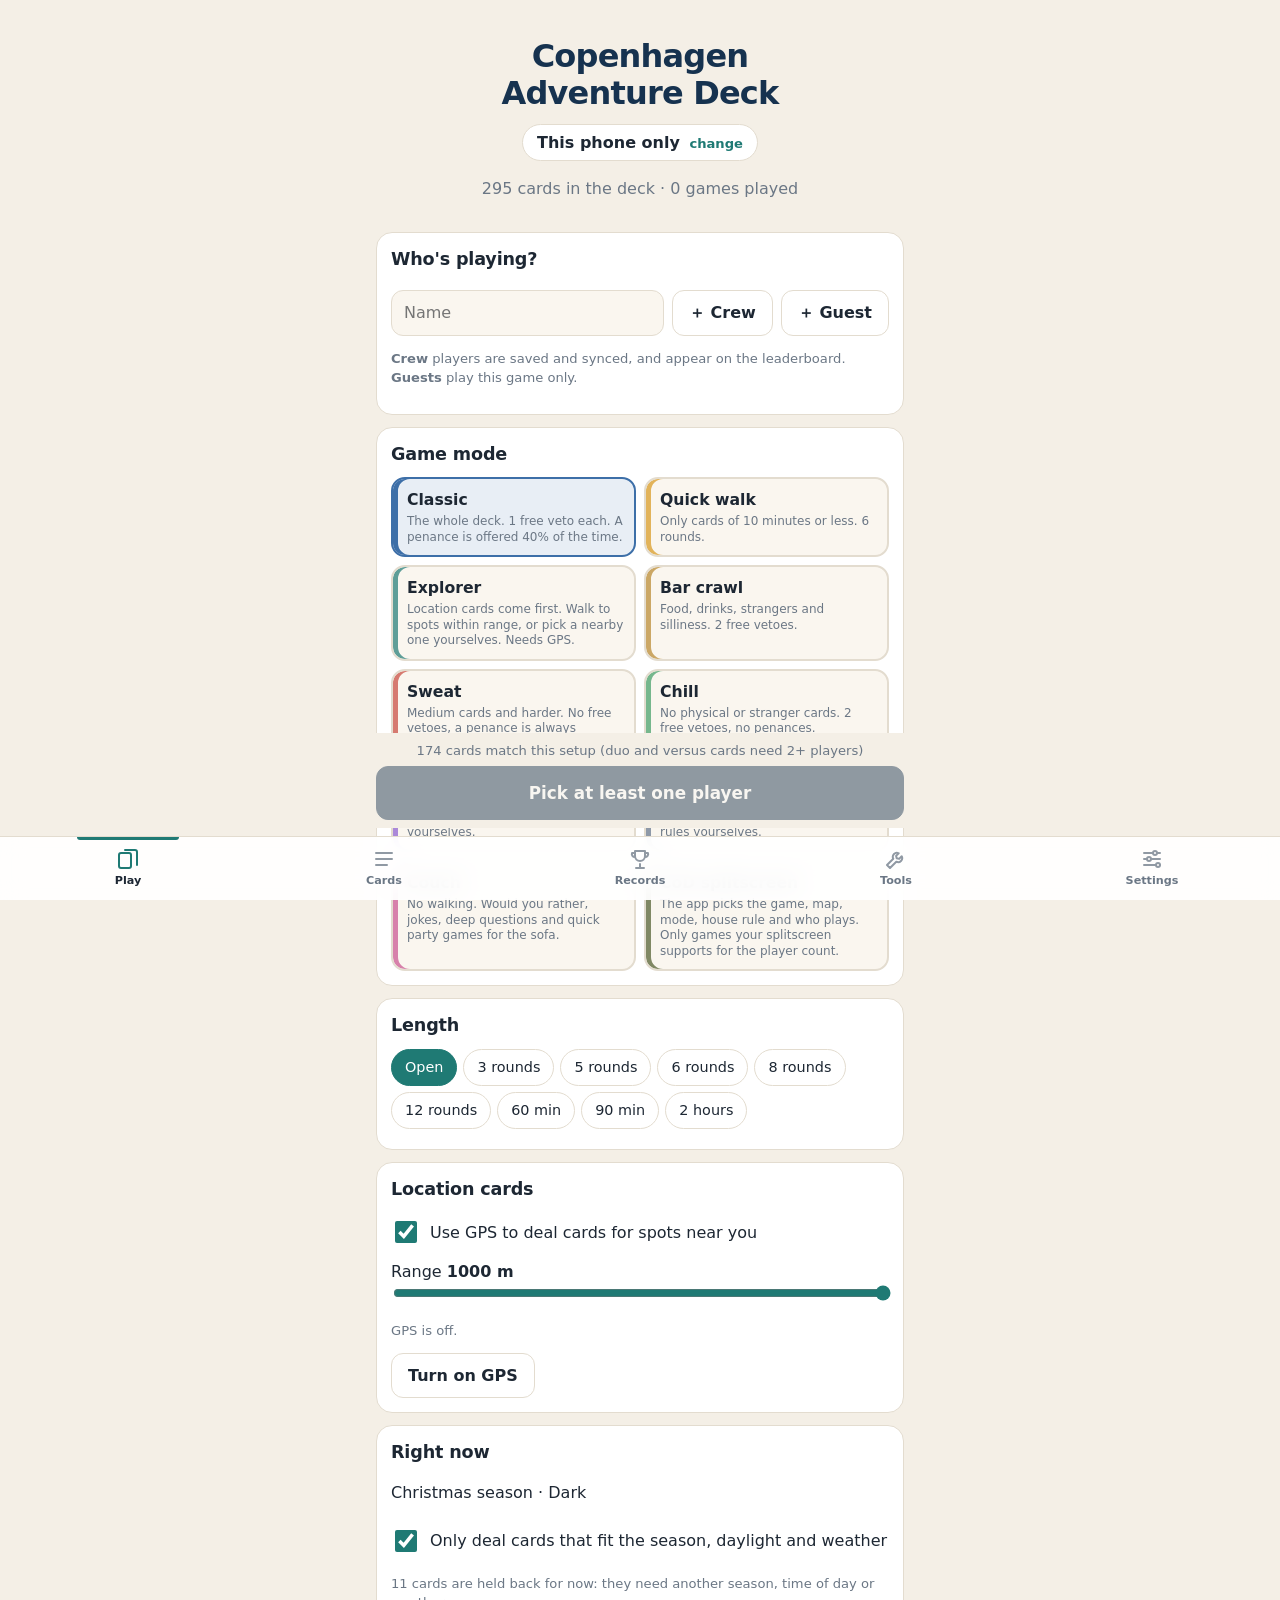
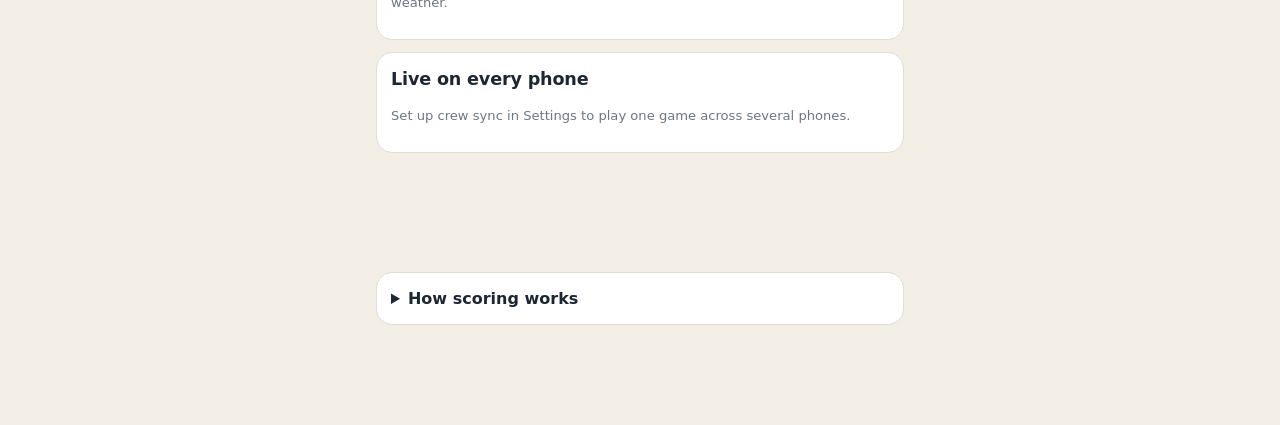
<file: index.html>
<!DOCTYPE html>
<html lang="en">
<head>
  <meta charset="UTF-8">
  <meta name="viewport" content="width=device-width, initial-scale=1, viewport-fit=cover">
  <title>Adventure Deck</title>
  <meta name="description" content="A challenge card game for walking around Copenhagen with friends.">
  <meta name="theme-color" content="#16324f">
  <meta name="apple-mobile-web-app-capable" content="yes">
  <meta name="mobile-web-app-capable" content="yes">
  <meta name="apple-mobile-web-app-status-bar-style" content="black-translucent">
  <meta name="apple-mobile-web-app-title" content="Adventure Deck">
  <link rel="manifest" href="manifest.webmanifest">
  <link rel="icon" href="icons/icon-192.png">
  <link rel="apple-touch-icon" href="icons/icon-180.png">
  <link rel="stylesheet" href="css/app.css">
</head>
<body>
  <main id="view"><p class="muted center" style="padding-top:40vh">Shuffling the deck…</p></main>
  <nav class="tabs">
    <button data-tab="play" class="on"><svg class="ic" viewBox="0 0 24 24" fill="none" stroke="currentColor" stroke-width="2" stroke-linecap="round" stroke-linejoin="round" aria-hidden="true"><rect x="3" y="6" width="12" height="15" rx="2"/><path d="M9 3h10a2 2 0 0 1 2 2v13"/></svg>Play</button>
    <button data-tab="cards"><svg class="ic" viewBox="0 0 24 24" fill="none" stroke="currentColor" stroke-width="2" stroke-linecap="round" stroke-linejoin="round" aria-hidden="true"><path d="M4 6h16M4 12h16M4 18h11"/></svg>Cards</button>
    <button data-tab="records"><svg class="ic" viewBox="0 0 24 24" fill="none" stroke="currentColor" stroke-width="2" stroke-linecap="round" stroke-linejoin="round" aria-hidden="true"><path d="M8 21h8M12 17v4M7 4h10v5a5 5 0 0 1-10 0V4zM7 6H4a3 3 0 0 0 3 4M17 6h3a3 3 0 0 1-3 4"/></svg>Records</button>
    <button data-tab="tools"><svg class="ic" viewBox="0 0 24 24" fill="none" stroke="currentColor" stroke-width="2" stroke-linecap="round" stroke-linejoin="round" aria-hidden="true"><path d="M14.7 6.3a4 4 0 0 0-5.4 5.4L3 18l3 3 6.3-6.3a4 4 0 0 0 5.4-5.4l-2.6 2.6-2.4-.6-.6-2.4z"/></svg>Tools</button>
    <button data-tab="settings"><svg class="ic" viewBox="0 0 24 24" fill="none" stroke="currentColor" stroke-width="2" stroke-linecap="round" stroke-linejoin="round" aria-hidden="true"><path d="M4 6h9M17 6h3M4 12h3M11 12h9M4 18h12M20 18h0"/><circle cx="15" cy="6" r="2"/><circle cx="9" cy="12" r="2"/><circle cx="18" cy="18" r="2"/></svg>Settings</button>
  </nav>
  <div id="sheet"></div>
  <div id="toast" role="status" aria-live="polite"></div>
  <noscript>This app needs JavaScript.</noscript>
  <script type="module" src="js/app.js"></script>
</body>
</html>
</file>
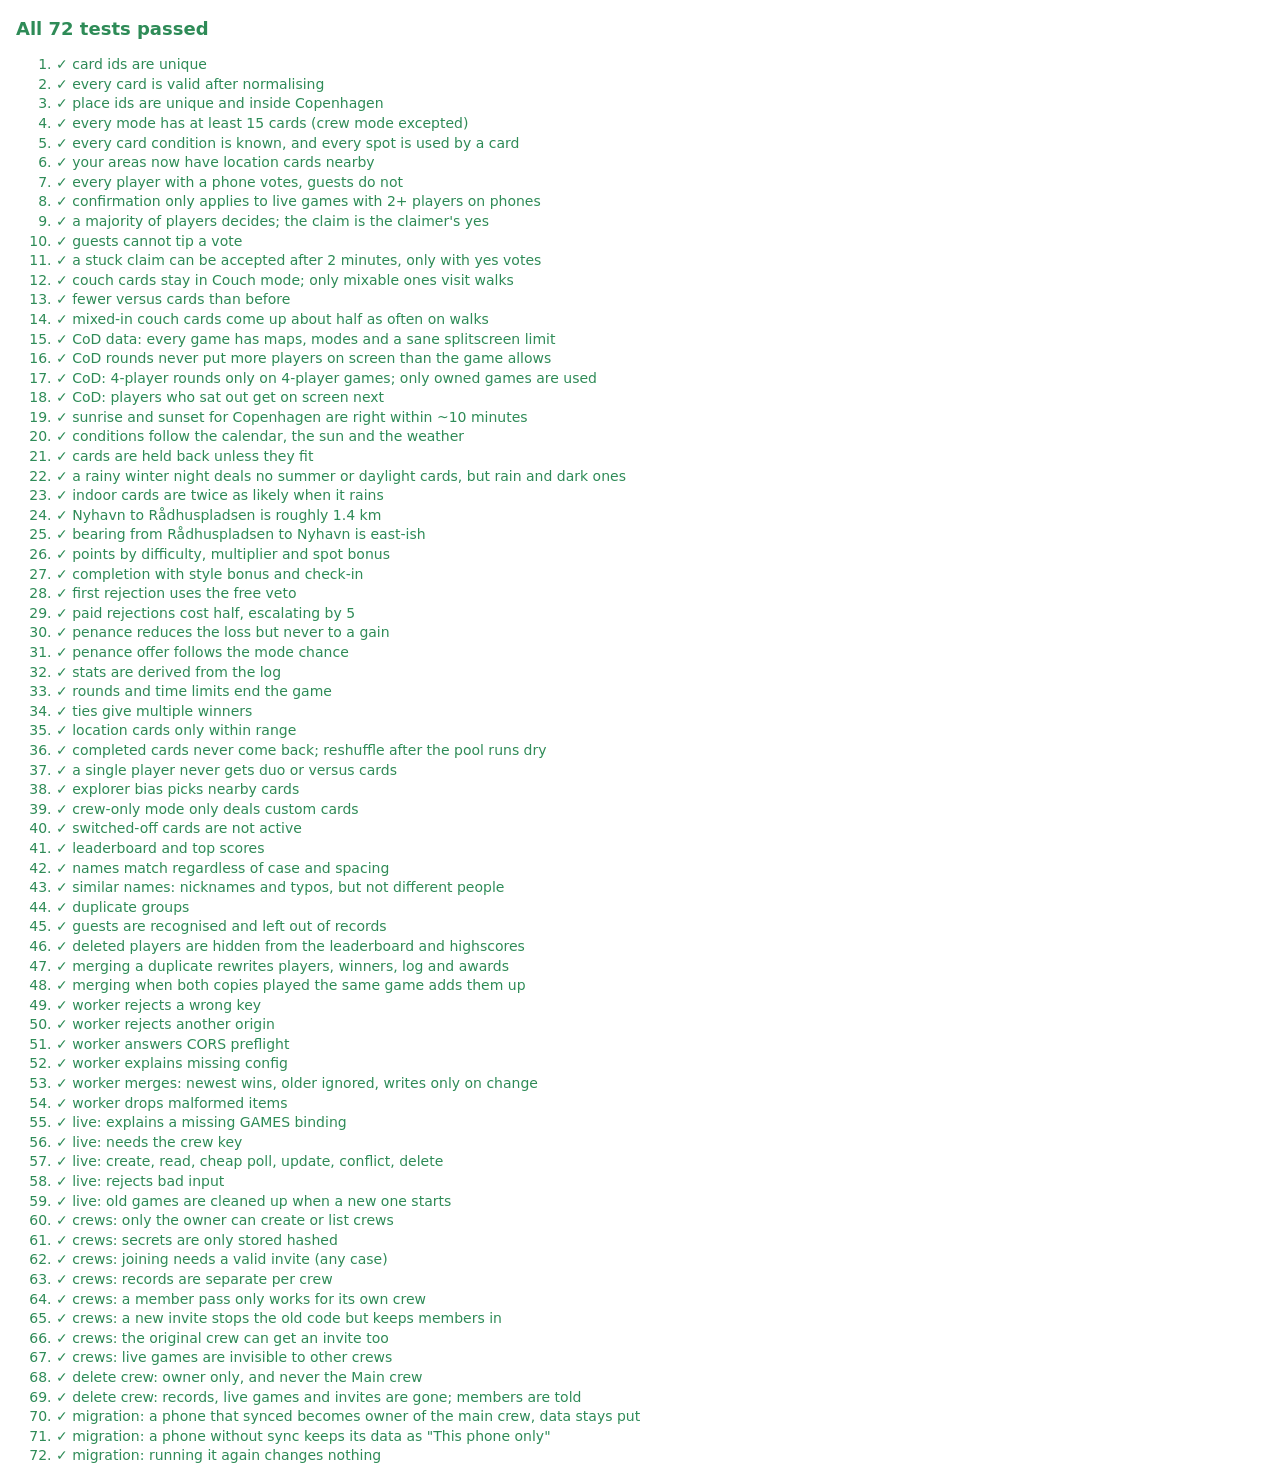
<file: tests/index.html>
<!DOCTYPE html>
<html lang="en">
<head>
<meta charset="UTF-8"><meta name="viewport" content="width=device-width, initial-scale=1">
<title>Deck tests</title>
<style>
  body { font: 14px/1.4 system-ui, sans-serif; margin: 16px; }
  .pass { color: #2e8b57; } .fail { color: #c8473b; font-weight: 700; }
  #summary { font-size: 18px; font-weight: 700; margin-bottom: 12px; }
</style>
</head>
<body>
<div id="summary">Running…</div>
<ol id="out"></ol>
<script type="module">
import { DEFAULT_CARDS } from '../js/data/cards.js';
import { PLACES, placeById } from '../js/data/places.js';
import { PENANCES } from '../js/data/lists.js';
import * as R from '../js/rules.js';
import worker from '../worker/worker.js';

const results = [];
function test(name, fn) { try { fn(); results.push([name, true]); } catch (e) { results.push([name, false, e.message]); } }
async function atest(name, fn) { try { await fn(); results.push([name, true]); } catch (e) { results.push([name, false, e.message]); } }
function eq(a, b, msg = '') { if (JSON.stringify(a) !== JSON.stringify(b)) throw new Error(`${msg} expected ${JSON.stringify(b)}, got ${JSON.stringify(a)}`); }
function ok(v, msg) { if (!v) throw new Error(msg || 'not ok'); }
const seq = (...xs) => { let i = 0; return () => xs[i++ % xs.length]; };

const cards = DEFAULT_CARDS.map((c) => R.normalizeCard(c));
const P = (id) => ({ id, name: id, emoji: '🙂' });
const game = (extra = {}) => ({ players: [P('a'), P('b'), P('c')], log: [], used: [], filter: {}, rules: { freeVetoes: 1, penanceChance: 0.4, mult: 1 }, range: 1000, ...extra });

// ── Deck data ──
test('card ids are unique', () => eq(new Set(DEFAULT_CARDS.map((c) => c.id)).size, DEFAULT_CARDS.length));
test('every card is valid after normalising', () => {
  for (const c of DEFAULT_CARDS) {
    ok(R.DIFF[c.diff], `${c.id} diff`); ok(R.WHO[c.who], `${c.id} who`);
    for (const t of c.tags) ok(R.TAGS[t], `${c.id} unknown tag ${t}`);
    if (c.tool) ok(R.TOOLS[c.tool], `${c.id} unknown tool ${c.tool}`);
    if (c.tool === 'timer') ok(c.secs > 0, `${c.id} timer without secs`);
    if (c.place) ok(placeById[c.place], `${c.id} unknown place ${c.place}`);
  }
});
test('place ids are unique and inside Copenhagen', () => {
  eq(new Set(PLACES.map((p) => p.id)).size, PLACES.length);
  for (const p of PLACES) ok(p.lat > 55.6 && p.lat < 55.75 && p.lng > 12.45 && p.lng < 12.7, p.id);
});
test('every mode has at least 15 cards (crew mode excepted)', () => {
  for (const m of R.MODES) {
    if (m.filter.customOnly || m.generated) continue;
    const n = cards.filter((c) => !c.place && R.matchesFilter(c, m.filter)).length;
    ok(n >= 15, `${m.id} has only ${n}`);
  }
});

test('every card condition is known, and every spot is used by a card', () => {
  for (const c of DEFAULT_CARDS) for (const n of c.needs || []) ok(R.NEEDS[n], `${c.id} unknown need ${n}`);
  const used = new Set(DEFAULT_CARDS.map((c) => c.place).filter(Boolean));
  const unused = PLACES.filter((p) => !used.has(p.id) && p.id !== 'noerreport').map((p) => p.id);
  eq(unused, [], 'spots without a card');
});
test('your areas now have location cards nearby', () => {
  const located = cards.filter((c) => c.place);
  const near = ([lat, lng]) => located.filter((c) => R.distanceM({ lat, lng }, R.resolvePlace(c)) <= 1000).length;
  for (const [hood, ll] of Object.entries({ Nørrebro: [55.6925, 12.5560], Vesterbro: [55.6703, 12.5560], Frederiksberg: [55.6786, 12.5321], 'Islands Brygge': [55.6640, 12.5780], Sydhavn: [55.6480, 12.5420] })) {
    ok(near(ll) >= 4, `${hood} has only ${near(ll)}`);
  }
});

// ── Confirming results in live games: a majority of all players ──
const claimGame = (n, votes = {}, confirm = 'majority') => ({
  live: { code: 'ABCD', version: 1 }, rules: { confirm }, turn: 0,
  players: [...Array.from({ length: n }, (_, i) => P('v' + i)), { id: 'guest_1', name: 'G', guest: true }],
  current: { cardId: 'g001', claim: { type: 'done', by: 'v0', at: 0, votes } },
});
test('every player with a phone votes, guests do not', () => {
  eq(R.claimVoters(claimGame(3)), ['v0', 'v1', 'v2']);
  eq([R.votesNeeded(claimGame(2)), R.votesNeeded(claimGame(3)), R.votesNeeded(claimGame(4)), R.votesNeeded(claimGame(5))], [2, 2, 3, 3]);
});
test('confirmation only applies to live games with 2+ players on phones', () => {
  ok(R.needsConfirmation(claimGame(2)));
  ok(!R.needsConfirmation(claimGame(2, {}, 'off')), 'off');
  ok(!R.needsConfirmation({ ...claimGame(2), live: null }), 'local game');
  ok(!R.needsConfirmation(claimGame(1)), 'only you and guests');
});
test('a majority of players decides; the claim is the claimer\'s yes', () => {
  const o = (n, votes) => R.claimOutcome(claimGame(n, votes));
  eq([o(3, { v0: 'yes' }), o(3, { v0: 'yes', v1: 'yes' })], ['pending', 'accepted'], '3 players: claimer + 1');
  eq([o(3, { v0: 'yes', v1: 'no' }), o(3, { v0: 'yes', v1: 'no', v2: 'no' })], ['pending', 'disputed'], 'one no is not enough to stop it');
  eq([o(2, { v0: 'yes' }), o(2, { v0: 'yes', v1: 'yes' }), o(2, { v0: 'yes', v1: 'no' })], ['pending', 'accepted', 'disputed'], '2 players');
  eq([o(4, { v0: 'yes', v1: 'yes' }), o(4, { v0: 'yes', v1: 'yes', v2: 'yes' }), o(4, { v0: 'yes', v1: 'no', v2: 'no' })], ['pending', 'accepted', 'disputed'], '4 players');
});
test('guests cannot tip a vote', () => {
  eq(R.claimOutcome(claimGame(3, { v0: 'yes', guest_1: 'yes' })), 'pending');
});
test('a stuck claim can be accepted after 2 minutes, only with yes votes', () => {
  const g = (votes) => claimGame(5, votes);
  ok(!R.claimCanBeForced(g({ v0: 'yes' }), R.CLAIM_TIMEOUT - 1), 'too early');
  ok(R.claimCanBeForced(g({ v0: 'yes' }), R.CLAIM_TIMEOUT + 1));
  ok(!R.claimCanBeForced(g({ v0: 'yes', v1: 'no' }), R.CLAIM_TIMEOUT + 1), 'someone said no');
});

// ── Decks: walking, couch, CoD ──
test('couch cards stay in Couch mode; only mixable ones visit walks', () => {
  const walk = R.eligibleCards(cards, game(), null);
  const couch = R.eligibleCards(cards, game({ filter: { deck: 'couch' } }), null);
  ok(couch.length >= 60 && couch.every((c) => c.deck === 'couch'), `couch pool ${couch.length}`);
  ok(walk.some((c) => c.deck === 'couch') && walk.filter((c) => c.deck === 'couch').every((c) => c.mix), 'only mixable couch cards in walks');
  ok(!couch.some((c) => c.deck === 'walk'), 'no walking cards on the couch');
  eq(R.eligibleCards(cards, game({ filter: { deck: 'cod' } }), null).length, 0, 'CoD rounds are generated, not dealt');
});
test('fewer versus cards than before', () => {
  const versus = cards.filter((c) => c.who === 'versus' && c.deck === 'walk').length;
  ok(versus <= 35, `${versus} versus walking cards`);
});
test('mixed-in couch cards come up about half as often on walks', () => {
  const g = game();
  const pool = R.eligibleCards(cards, g, null);
  const share = pool.filter((c) => c.deck === 'couch').length / pool.length;
  let couch = 0; let seed = 7; const rng = () => ((seed = (seed * 16807) % 2147483647) / 2147483647);
  for (let i = 0; i < 4000; i++) if (R.drawCard(cards, g, null, rng).card.deck === 'couch') couch++;
  const drawn = couch / 4000;
  ok(drawn < share * 0.75 && drawn > share * 0.3, `couch share ${share.toFixed(2)}, drawn ${drawn.toFixed(2)}`);
});

const { codRound } = await import('../js/cod.js');
const { COD_GAMES } = await import('../js/data/cod.js');
const codGame = (n, log = []) => ({ players: Array.from({ length: n }, (_, i) => P('p' + i)), turn: 0, log, filter: { deck: 'cod' }, rules: {} });
test('CoD data: every game has maps, modes and a sane splitscreen limit', () => {
  eq(COD_GAMES.length, 9);
  for (const x of COD_GAMES) {
    ok([2, 4].includes(x.maxSplit), x.id);
    ok(x.maps.length >= 9 && x.modes.length >= 6, `${x.id} maps ${x.maps.length} modes ${x.modes.length}`);
    ok(x.coop?.maps.length && [2, 4].includes(x.coop.maxSplit), `${x.id} coop`);
  }
  eq(COD_GAMES.filter((x) => x.maxSplit === 4).map((x) => x.id), ['mw2', 'bo1', 'mw3', 'bo2', 'bo3']);
});
test('CoD rounds never put more players on screen than the game allows', () => {
  let seed = 3; const rng = () => ((seed = (seed * 16807) % 2147483647) / 2147483647);
  for (const n of [2, 3, 4, 5, 6]) {
    for (let i = 0; i < 300; i++) {
      const r = codRound(codGame(n), [], rng);
      const x = COD_GAMES.find((y) => y.id === r.cod.game);
      const max = r.who === 'group' ? x.coop.maxSplit : x.maxSplit;
      ok(r.players.length <= max && r.players.length <= n, `${n} players: ${r.players.length} on ${x.id} (${r.cod.format})`);
      ok(r.players.includes('p0'), 'the player on turn always plays');
      if (r.teams) eq(r.teams.flat().sort(), [...r.players].sort());
      const mode = x.modes.find((m) => m.name === r.cod.mode);
      if (r.who !== 'group') ok(mode && (mode.min || 0) <= r.players.length, `${r.cod.mode} needs more players`);
      if (r.who !== 'group') ok(x.maps.includes(r.cod.map), r.cod.map);
    }
  }
});
test('CoD: 4-player rounds only on 4-player games; only owned games are used', () => {
  let seed = 11; const rng = () => ((seed = (seed * 16807) % 2147483647) / 2147483647);
  for (let i = 0; i < 300; i++) {
    const r = codRound(codGame(4), ['ghosts', 'bo2'], rng);
    ok(['ghosts', 'bo2'].includes(r.cod.game));
    if (r.players.length === 4) ok(r.cod.game === 'bo2', 'Ghosts only does 2');
  }
  eq(codRound(codGame(4), ['nope'], rng), null, 'no owned games');
});
test('CoD: players who sat out get on screen next', () => {
  let seed = 5; const rng = () => ((seed = (seed * 16807) % 2147483647) / 2147483647);
  const log = [{ onScreen: ['p0', 'p1'] }, { onScreen: ['p1', 'p0'] }];
  for (let i = 0; i < 50; i++) {
    const g = { ...codGame(4, log), turn: 1 };
    const r = codRound(g, ['ghosts'], rng); // 2-player game, 4 players: p1 on turn + one who sat out
    ok(r.players.includes('p1') && (r.players.includes('p2') || r.players.includes('p3')), r.players.join());
  }
});

// ── Season, light and weather ──
const cphDate = (iso) => new Date(iso);
test('sunrise and sunset for Copenhagen are right within ~10 minutes', () => {
  const mins = (d) => d.getUTCHours() * 60 + d.getUTCMinutes();
  const nov = R.sunTimes(cphDate('2026-11-13T12:00:00Z'));
  ok(Math.abs(mins(nov.rise) - (6 * 60 + 49)) <= 10, `Nov sunrise ${nov.rise.toISOString()}`);  // ~07:49 local
  ok(Math.abs(mins(nov.set) - (15 * 60 + 4)) <= 10, `Nov sunset ${nov.set.toISOString()}`);     // ~16:04 local
  const jun = R.sunTimes(cphDate('2026-06-21T12:00:00Z'));
  ok(Math.abs(mins(jun.rise) - (2 * 60 + 25)) <= 10, `Jun sunrise ${jun.rise.toISOString()}`);  // ~04:25 local
  ok(Math.abs(mins(jun.set) - (19 * 60 + 58)) <= 10, `Jun sunset ${jun.set.toISOString()}`);    // ~21:58 local
});
test('conditions follow the calendar, the sun and the weather', () => {
  const winterNight = R.currentConditions(cphDate('2026-12-03T20:00:00Z'), null);
  eq([winterNight.winter, winterNight.xmas, winterNight.summer, winterNight.dark, winterNight.raining], [true, true, false, true, null]);
  const summerDay = R.currentConditions(cphDate('2026-07-10T10:00:00Z'), { isDay: true, raining: false, temp: 22 });
  eq([summerDay.summer, summerDay.winter, summerDay.daylight, summerDay.raining, summerDay.temp], [true, false, true, false, 22]);
  eq(R.currentConditions(cphDate('2026-11-10T10:00:00Z')).xmas, false, 'Christmas starts 15 Nov');
});
test('cards are held back unless they fit', () => {
  const card = (needs) => R.normalizeCard({ id: 'x', title: 'x', text: 'x', needs });
  const rainyNight = { summer: false, winter: true, xmas: false, daylight: false, dark: true, daytime: false, raining: true };
  ok(R.fitsConditions(card([]), rainyNight));
  ok(!R.fitsConditions(card(['dry']), rainyNight));
  ok(R.fitsConditions(card(['rain', 'dark']), rainyNight));
  ok(!R.fitsConditions(card(['summer']), rainyNight));
  ok(R.fitsConditions(card(['dry']), { ...rainyNight, raining: null }), 'unknown weather never blocks');
  ok(!R.fitsConditions(card(['rain']), { ...rainyNight, raining: null }), 'rain cards need known rain');
  ok(R.fitsConditions(card(['summer']), null), 'matching switched off');
  eq(card(['nonsense', 'dark']).needs, ['dark']);
});
test('a rainy winter night deals no summer or daylight cards, but rain and dark ones', () => {
  const rainyNight = { summer: false, winter: true, xmas: true, daylight: false, dark: true, daytime: false, raining: true };
  const pool = R.eligibleCards(cards, game(), null, rainyNight);
  ok(!pool.some((c) => c.needs.includes('summer') || c.needs.includes('daylight') || c.needs.includes('dry')));
  ok(pool.some((c) => c.id === 'g139') && pool.some((c) => c.id === 'g131') && pool.some((c) => c.id === 'g123'), 'rain, Christmas and dark cards available');
  const sunnySummer = { summer: true, winter: false, xmas: false, daylight: true, dark: false, daytime: true, raining: false };
  const pool2 = R.eligibleCards(cards, game(), null, sunnySummer);
  ok(!pool2.some((c) => ['g139', 'g131', 'g123'].includes(c.id)), 'no rain, Christmas or dark cards on a summer day');
  ok(pool2.length > 110, `summer pool ${pool2.length}`); // general cards only: no GPS here
});
test('indoor cards are twice as likely when it rains', () => {
  const g = game({ filter: {} });
  const rainy = { summer: false, winter: true, xmas: false, daylight: true, dark: false, daytime: true, raining: true };
  const pool = R.eligibleCards(cards, g, null, rainy);
  const share = pool.filter((c) => c.tags.includes('indoor')).length / pool.length;
  let indoor = 0; let seed = 1; const rng = () => ((seed = (seed * 16807) % 2147483647) / 2147483647);
  for (let i = 0; i < 4000; i++) if (R.drawCard(cards, g, null, rng, rainy).card.tags.includes('indoor')) indoor++;
  const drawn = indoor / 4000;
  ok(drawn > share * 1.6 && drawn < share * 2.4, `indoor share ${share.toFixed(2)}, drawn ${drawn.toFixed(2)}`);
});

// ── Geography ──
test('Nyhavn to Rådhuspladsen is roughly 1.4 km', () => {
  const d = R.distanceM(placeById.nyhavn, placeById.radhuspladsen);
  ok(d > 1200 && d < 1600, `got ${d}`);
});
test('bearing from Rådhuspladsen to Nyhavn is east-ish', () => {
  eq(R.compassLabel(R.bearingDeg(placeById.radhuspladsen, placeById.nyhavn)), 'E');
});

// ── Scoring ──
test('points by difficulty, multiplier and spot bonus', () => {
  eq(R.cardPoints({ diff: 1 }), 10);
  eq(R.cardPoints({ diff: 3 }, { mult: 1.5 }), 53);
  eq(R.cardPoints({ diff: 2, place: 'nyhavn' }), 30);
});
test('completion with style bonus and check-in', () => {
  eq(R.completionPoints({ diff: 2, place: 'nyhavn' }, {}, { bonus: true, checkin: true }), 30 + 8 + 5);
});
test('first rejection uses the free veto', () => {
  eq(R.rejectCost({ diff: 2 }, { freeVetoes: 1 }, R.blankStats()), { cost: 0, free: true });
});
test('paid rejections cost half, escalating by 5', () => {
  const s = { ...R.blankStats(), freeUsed: 1, paidRejects: 0 };
  eq(R.rejectCost({ diff: 3 }, { freeVetoes: 1 }, s), { cost: 18, free: false });
  eq(R.rejectCost({ diff: 3 }, { freeVetoes: 1 }, { ...s, paidRejects: 2 }), { cost: 28, free: false });
});
test('penance reduces the loss but never to a gain', () => {
  eq(R.costAfterPenance(18, 1), 9);
  eq(R.costAfterPenance(18, 2), 5);
  eq(R.costAfterPenance(0, 2), 0);
});
test('penance offer follows the mode chance', () => {
  eq(R.rollPenance({ penanceChance: 0 }, PENANCES, () => 0), null);
  ok(R.rollPenance({ penanceChance: 1 }, PENANCES, () => 0.99));
  eq(R.rollPenance({ penanceChance: 0.4 }, PENANCES, () => 0.5), null);
});
test('stats are derived from the log', () => {
  const g = game({ log: [
    { pid: 'a', type: 'done', awards: { a: 20, b: 20 }, place: true },
    { pid: 'b', type: 'reject', awards: {}, free: true },
    { pid: 'c', type: 'reject', awards: { c: -9 }, free: false, penance: { level: 1 } },
    { pid: 'a', type: 'fail', awards: {} },
    { pid: 'b', type: 'done', awards: { b: 13 }, bonus: true },
  ] });
  const s = R.playerStats(g);
  eq([s.a.score, s.a.done, s.a.failed, s.a.places], [20, 1, 1, 1]);
  eq([s.b.score, s.b.done, s.b.freeUsed, s.b.bonuses], [33, 2, 1, 1]);
  eq([s.c.score, s.c.paidRejects, s.c.penances, s.c.rejected], [-9, 1, 1, 1]);
});
test('rounds and time limits end the game', () => {
  eq(R.isOver(game({ rules: { rounds: 2 }, log: new Array(5).fill({}) })), false);
  eq(R.isOver(game({ rules: { rounds: 2 }, log: new Array(6).fill({}) })), 'rounds');
  eq(R.isOver(game({ rules: { minutes: 60 }, startedAt: 0 }), 3600001), 'time');
});
test('ties give multiple winners', () => eq(R.winnersOf([{ id: 'a', score: 5 }, { id: 'b', score: 5 }, { id: 'c', score: 1 }]), ['a', 'b']));

// ── Dealing ──
test('location cards only within range', () => {
  const here = placeById.nyhavn;
  const e = R.eligibleCards(cards, game(), here);
  ok(e.some((c) => c.id === 'p001'), 'Nyhavn card missing at Nyhavn');
  ok(!e.some((c) => c.id === 'p039'), 'CopenHill (2 km away) should not be eligible');
  ok(!R.eligibleCards(cards, game(), null).some((c) => c.place), 'no location cards without GPS');
  for (const c of e.filter((c) => c.place)) ok(R.distanceM(here, R.resolvePlace(c)) <= 1000, c.id);
});
test('completed cards never come back; reshuffle after the pool runs dry', () => {
  const g = game({ filter: { anyTags: ['transit'] } });
  const pool = R.eligibleCards(cards, g, null);
  g.log = [{ type: 'done', cardId: pool[0].id, pid: 'a', awards: {} }];
  g.used = pool.map((c) => c.id);
  const r = R.drawCard(cards, g, null);
  ok(r.reshuffled, 'should reshuffle');
  ok(r.card.id !== pool[0].id, 'completed card came back');
});
test('a single player never gets duo or versus cards', () => {
  const e = R.eligibleCards(cards, game({ players: [P('a')] }), null);
  ok(e.length > 30 && e.every((c) => c.who === 'solo' || c.who === 'group'));
});
test('explorer bias picks nearby cards', () => {
  const g = game({ rules: { placeBias: 0.7 } });
  const r = R.drawCard(cards, g, placeById.nyhavn, seq(0.1, 0.0));
  ok(r.card.place, 'expected a location card');
});
test('crew-only mode only deals custom cards', () => {
  const custom = R.normalizeCard({ id: 'c_x', title: 'X', text: 'y', diff: 1, who: 'solo' }, true);
  const e = R.eligibleCards([...cards, custom], game({ filter: { customOnly: true } }), null);
  eq(e.map((c) => c.id), ['c_x']);
});
test('switched-off cards are not active', () => {
  const act = R.activeCards(DEFAULT_CARDS, [], { g001: { id: 'g001', off: true } });
  ok(!act.some((c) => c.id === 'g001'));
  eq(act.length, DEFAULT_CARDS.length - 1);
});

// ── Records ──
test('leaderboard and top scores', () => {
  const games = [
    { id: 'g1', endedAt: 1, modeName: 'Classic', winnerIds: ['a'], players: [{ ...P('a'), score: 50, done: 3 }, { ...P('b'), score: 20, done: 1 }] },
    { id: 'g2', endedAt: 2, modeName: 'Classic', winnerIds: ['b'], players: [{ ...P('a'), score: 10, done: 1 }, { ...P('b'), score: 70, done: 4 }] },
  ];
  const lb = Object.fromEntries(R.leaderboard(games, []).map((r) => [r.id, r]));
  eq([lb.a.points, lb.a.wins, lb.a.best, lb.a.games], [60, 1, 50, 2]);
  eq([lb.b.points, lb.b.wins, lb.b.best], [90, 1, 70]);
  eq(R.topScores(games, 2).map((r) => r.score), [70, 50]);
});

// ── Players ──
test('names match regardless of case and spacing', () => {
  eq(R.nameKey('  Rafael  Bo '), 'rafael bo');
  ok(R.similarNames('rafael', 'Rafael'));
});
test('similar names: nicknames and typos, but not different people', () => {
  ok(R.similarNames('Raf', 'Rafael'), 'prefix');
  ok(R.similarNames('Matt', 'Mat'), 'prefix 3');
  ok(R.similarNames('Bjarke', 'Bjarek'), 'swap');
  ok(R.similarNames('Christoffer', 'Kristoffer'), 'one letter in a long name');
  ok(!R.similarNames('Matt', 'Mads'), 'Matt ≠ Mads');
  ok(!R.similarNames('Bo', 'Bob'), 'too short to guess');
  ok(!R.similarNames('Anna', 'Emma'));
});
test('duplicate groups', () => {
  const g = R.duplicateGroups([{ id: 1, name: 'Rafael' }, { id: 2, name: 'rafael ' }, { id: 3, name: 'Matt' }]);
  eq(g.map((x) => x.map((p) => p.id)), [[1, 2]]);
});
test('guests are recognised and left out of records', () => {
  ok(R.isGuest({ id: 'guest_x' })); ok(R.isGuest({ id: 'p1', guest: true })); ok(!R.isGuest({ id: 'p_1' }));
  const games = [{ id: 'g', endedAt: 1, winnerIds: ['guest_1'], players: [{ id: 'guest_1', name: 'Tourist', score: 99, guest: true }, { id: 'p_a', name: 'A', score: 10 }] }];
  eq(R.leaderboard(games, []).map((r) => r.id), ['p_a']);
  eq(R.topScores(games).map((r) => r.id), ['p_a']);
});
test('deleted players are hidden from the leaderboard and highscores', () => {
  const games = [{ id: 'g', endedAt: 1, winnerIds: ['p_gone'], players: [{ id: 'p_gone', name: 'Old', score: 99 }, { id: 'p_a', name: 'A', score: 10 }] }];
  const hidden = new Set(['p_gone']);
  eq(R.leaderboard(games, [], hidden).map((r) => r.id), ['p_a']);
  eq(R.topScores(games, 10, hidden).map((r) => r.id), ['p_a']);
  eq(R.leaderboard(games, []).length, 2, 'without the hidden set nothing changes');
});
test('merging a duplicate rewrites players, winners, log and awards', () => {
  const game = { id: 'g1', winnerIds: ['p_dup'], players: [{ id: 'p_dup', name: 'Raf', emoji: '🐸', score: 30, done: 2 }, { id: 'p_b', name: 'Bo', emoji: '🐼', score: 10, done: 1 }],
    log: [{ pid: 'p_dup', type: 'done', awards: { p_dup: 20 } }, { pid: 'p_b', type: 'done', awards: { p_b: 10, p_dup: 10 } }] };
  const m = R.mergePlayerInGame(game, 'p_dup', { id: 'p_raf', name: 'Rafael', emoji: '🐻' });
  eq(m.players.map((p) => [p.id, p.name, p.score]), [['p_raf', 'Rafael', 30], ['p_b', 'Bo', 10]]);
  eq(m.winnerIds, ['p_raf']);
  eq(m.log.map((e) => [e.pid, e.awards]), [['p_raf', { p_raf: 20 }], ['p_b', { p_b: 10, p_raf: 10 }]]);
  eq(game.players[0].id, 'p_dup', 'original must be untouched');
  eq(R.mergePlayerInGame(game, 'p_nobody', { id: 'x' }), null);
});
test('merging when both copies played the same game adds them up', () => {
  const game = { id: 'g2', winnerIds: ['p_b'], players: [{ id: 'p_dup', name: 'Raf', score: 15, done: 1 }, { id: 'p_raf', name: 'Rafael', score: 15, done: 1 }, { id: 'p_b', name: 'Bo', score: 20, done: 2 }], log: [] };
  const m = R.mergePlayerInGame(game, 'p_dup', { id: 'p_raf', name: 'Rafael', emoji: '🐻' });
  eq(m.players.map((p) => [p.id, p.score, p.done]), [['p_raf', 30, 2], ['p_b', 20, 2]]);
  eq(m.winnerIds, ['p_raf'], 'combined score overtakes Bo');
});

// ── Worker ──
function mockKV() {
  const m = new Map(); let writes = 0;
  return { get: async (k, t) => (m.has(k) ? (t === 'json' ? JSON.parse(m.get(k)) : m.get(k)) : null), put: async (k, v) => { writes++; m.set(k, v); }, writes: () => writes,
    list: async ({ prefix }) => ({ keys: [...m.keys()].filter((k) => k.startsWith(prefix)).map((name) => ({ name })) }), delete: async (k) => { m.delete(k); }, raw: m };
}
const env = () => ({ DECK: mockKV(), CREW_KEY: 'secret-key', ALLOWED_ORIGIN: 'https://friend.github.io' });
// Browsers forbid setting the Origin header on a real Request, so use a request-shaped object
// (standalone Headers allow it). The Worker only uses method, url, headers and text().
const fakeReq = (url, { method = 'GET', headers = {}, body } = {}) => ({ method, url, headers: new Headers(headers), text: async () => body ?? '' });
const call = (e, body, { key = 'secret-key', origin = 'https://friend.github.io', method = 'POST' } = {}) =>
  worker.fetch(fakeReq('https://deck.example.workers.dev/api/sync', { method, headers: { 'content-type': 'application/json', 'x-crew-key': key, origin }, body: method === 'POST' ? JSON.stringify(body) : undefined }), e);

await atest('worker rejects a wrong key', async () => { const r = await call(env(), {}, { key: 'nope' }); eq(r.status, 401); });
await atest('worker rejects another origin', async () => { const r = await call(env(), {}, { origin: 'https://evil.example' }); eq(r.status, 403); });
await atest('worker answers CORS preflight', async () => {
  const r = await worker.fetch(fakeReq('https://x/api/sync', { method: 'OPTIONS', headers: { origin: 'https://friend.github.io' } }), env());
  eq(r.status, 204); eq(r.headers.get('access-control-allow-origin'), 'https://friend.github.io');
});
await atest('worker explains missing config', async () => { const r = await call({ CREW_KEY: 'k' }, {}, { key: 'k' }); eq(r.status, 500); ok((await r.json()).error.includes('DECK')); });
await atest('worker merges: newest wins, older ignored, writes only on change', async () => {
  const e = env();
  let r = await call(e, { players: [{ id: 'p_1', name: 'Ann', updatedAt: 100 }] });
  eq(r.status, 200);
  r = await call(e, { players: [{ id: 'p_1', name: 'Old Ann', updatedAt: 50 }, { id: 'p_2', name: 'Bo', updatedAt: 60 }] });
  let doc = await r.json();
  eq(doc.players.map((p) => p.name).sort(), ['Ann', 'Bo']);
  r = await call(e, { players: [{ id: 'p_1', name: 'Anna', updatedAt: 200 }] });
  doc = await r.json();
  eq(doc.players.find((p) => p.id === 'p_1').name, 'Anna');
  const before = e.DECK.writes();
  await call(e, { players: [{ id: 'p_1', name: 'Anna', updatedAt: 200 }] });
  eq(e.DECK.writes(), before, 'no-op sync should not write');
  r = await call(e, null, { method: 'GET' });
  eq((await r.json()).players.length, 2);
});
await atest('worker drops malformed items', async () => {
  const e = env();
  const r = await call(e, { cards: [{ id: '../bad id', updatedAt: 1 }, { id: 'c_ok', updatedAt: 'x' }, { id: 'c_future', updatedAt: Date.now() + 9e9 }, { id: 'c_good', updatedAt: 1 }], games: 'nope' });
  eq((await r.json()).cards.map((c) => c.id), ['c_good']);
});

// ── Worker: live games (D1) ──
function mockD1() {
  const rows = new Map();
  const prepare = (sql) => {
    const s = sql.trim(); let args = [];
    const api = {
      bind: (...a) => { args = a; return api; },
      async run() {
        if (s.startsWith('CREATE TABLE')) return { meta: { changes: 0 } };
        if (s.startsWith('ALTER TABLE')) throw new Error('duplicate column name: crew');
        if (s.startsWith('DELETE FROM live_games WHERE updated_at')) { let n = 0; for (const [k, r] of rows) if (r.updated_at < args[0]) { rows.delete(k); n++; } return { meta: { changes: n } }; }
        if (s.startsWith('INSERT OR IGNORE')) { const [code, state, now, crew] = args; if (rows.has(code)) return { meta: { changes: 0 } }; rows.set(code, { version: 1, state, updated_at: now, crew }); return { meta: { changes: 1 } }; }
        if (s.startsWith('UPDATE live_games')) { const [state, now, code, base, crew] = args; const r = rows.get(code); if (!r || r.version !== base || r.crew !== crew) return { meta: { changes: 0 } }; Object.assign(r, { state, version: r.version + 1, updated_at: now }); return { meta: { changes: 1 } }; }
        if (s.startsWith('DELETE FROM live_games WHERE crew')) { for (const [k, r] of rows) if (r.crew === args[0]) rows.delete(k); return { meta: { changes: 1 } }; }
        if (s.startsWith('DELETE FROM live_games WHERE code')) { const r = rows.get(args[0]); if (r && r.crew === args[1]) rows.delete(args[0]); return { meta: { changes: 1 } }; }
        throw new Error('unexpected SQL: ' + s);
      },
      async first() { if (s.startsWith('SELECT')) { const r = rows.get(args[0]); return r && r.crew === args[1] ? { ...r } : null; } throw new Error('unexpected SQL: ' + s); },
    };
    return api;
  };
  return { prepare, rows };
}
const liveEnv = () => ({ ...env(), GAMES: mockD1() });
const liveCall = (e, method, path, body) => worker.fetch(fakeReq('https://deck.example.workers.dev/api/live' + path,
  { method, headers: { 'content-type': 'application/json', 'x-crew-key': 'secret-key', origin: 'https://friend.github.io' }, body: body ? JSON.stringify(body) : undefined }), e);

await atest('live: explains a missing GAMES binding', async () => {
  const r = await liveCall(env(), 'POST', '', { state: { a: 1 } });
  eq(r.status, 500); ok((await r.json()).error.includes('GAMES'));
});
await atest('live: needs the crew key', async () => {
  const r = await worker.fetch(fakeReq('https://x/api/live/ABCD', { headers: { 'x-crew-key': 'nope' } }), liveEnv());
  eq(r.status, 401);
});
await atest('live: create, read, cheap poll, update, conflict, delete', async () => {
  const e = liveEnv();
  let r = await liveCall(e, 'POST', '', { state: { log: [], turn: 0 } });
  eq(r.status, 201);
  const { code, version } = await r.json();
  ok(/^[A-HJ-NP-Z]{4}$/.test(code), `bad code ${code}`); eq(version, 1);
  r = await liveCall(e, 'GET', `/${code.toLowerCase()}`);
  eq(r.status, 200); eq((await r.json()).state, { log: [], turn: 0 });
  r = await liveCall(e, 'GET', `/${code}?since=1`);
  eq(r.status, 204, 'unchanged poll');
  r = await liveCall(e, 'PUT', `/${code}`, { baseVersion: 1, state: { log: ['phone A'], turn: 1 } });
  eq(r.status, 200); eq((await r.json()).version, 2);
  r = await liveCall(e, 'PUT', `/${code}`, { baseVersion: 1, state: { log: ['phone B'], turn: 1 } });
  eq(r.status, 409, 'stale write must be refused');
  const conflict = await r.json();
  eq([conflict.version, conflict.state.log], [2, ['phone A']]);
  r = await liveCall(e, 'GET', `/${code}?since=1`);
  eq((await r.json()).version, 2);
  r = await liveCall(e, 'DELETE', `/${code}`);
  eq(r.status, 200);
  r = await liveCall(e, 'GET', `/${code}`);
  eq(r.status, 404);
});
await atest('live: rejects bad input', async () => {
  const e = liveEnv();
  eq((await liveCall(e, 'POST', '', { nope: 1 })).status, 400);
  const { code } = await (await liveCall(e, 'POST', '', { state: {} })).json();
  eq((await liveCall(e, 'PUT', `/${code}`, { state: {} })).status, 400, 'missing baseVersion');
  eq((await liveCall(e, 'PUT', `/${code}`, { baseVersion: 1, state: { big: 'x'.repeat(500000) } })).status, 413);
  eq((await liveCall(e, 'GET', '/ZZZZ')).status, 404);
  eq((await liveCall(e, 'GET', '/TOOLONG')).status, 404);
});
await atest('live: old games are cleaned up when a new one starts', async () => {
  const e = liveEnv();
  e.GAMES.rows.set('OLDY', { version: 3, state: '{}', updated_at: Date.now() - 4 * 86400000 });
  await liveCall(e, 'POST', '', { state: {} });
  ok(!e.GAMES.rows.has('OLDY'));
});

// ── Worker: crews ──
const ADMIN = { 'x-crew-key': 'secret-key' };
const req = (e, method, path, body, headers = {}) => worker.fetch(fakeReq('https://deck.example.workers.dev' + path,
  { method, headers: { 'content-type': 'application/json', origin: 'https://friend.github.io', ...headers }, body: body ? JSON.stringify(body) : undefined }), e);
const memberOf = (crew, token) => ({ 'x-crew-id': crew, 'x-member-token': token });

await atest('crews: only the owner can create or list crews', async () => {
  const e = liveEnv();
  eq((await req(e, 'POST', '/api/crews', { name: 'X' })).status, 401, 'no auth');
  eq((await req(e, 'POST', '/api/crews', { name: 'X' }, { 'x-crew-key': 'wrong' })).status, 401, 'wrong key');
  const r = await req(e, 'POST', '/api/crews', { name: 'Nørrebro gang' }, ADMIN);
  eq(r.status, 201);
  const c = await r.json();
  ok(/^[A-Z2-9]{8}$/.test(c.id), `id ${c.id}`); ok(c.invite.startsWith(c.id + '-') && c.invite.length === 29, `invite ${c.invite}`);
  const { token } = await (await req(e, 'POST', '/api/join', { invite: c.invite })).json();
  eq((await req(e, 'POST', '/api/crews', { name: 'Y' }, memberOf(c.id, token))).status, 401, 'members cannot create crews');
  const list = await (await req(e, 'GET', '/api/crews', null, ADMIN)).json();
  eq(list.map((x) => x.name), ['Main crew', 'Nørrebro gang']);
  eq(list[1].members, 1);
});
await atest('crews: secrets are only stored hashed', async () => {
  const e = liveEnv();
  const c = await (await req(e, 'POST', '/api/crews', { name: 'A' }, ADMIN)).json();
  const { token } = await (await req(e, 'POST', '/api/join', { invite: c.invite })).json();
  const stored = e.DECK.raw.get(`crew:meta:${c.id}`);
  ok(!stored.includes(c.invite.split('-')[1]) && !stored.includes(token), 'plain secret found in storage');
});
await atest('crews: joining needs a valid invite (any case)', async () => {
  const e = liveEnv();
  const c = await (await req(e, 'POST', '/api/crews', { name: 'A' }, ADMIN)).json();
  eq((await req(e, 'POST', '/api/join', { invite: 'nonsense' })).status, 400);
  eq((await req(e, 'POST', '/api/join', { invite: c.id + '-' + 'A'.repeat(20) })).status, 401);
  const r = await req(e, 'POST', '/api/join', { invite: c.invite.toLowerCase() });
  eq(r.status, 200);
  eq((await r.json()).crew.name, 'A');
});
await atest('crews: records are separate per crew', async () => {
  const e = liveEnv();
  const c = await (await req(e, 'POST', '/api/crews', { name: 'A' }, ADMIN)).json();
  const { token } = await (await req(e, 'POST', '/api/join', { invite: c.invite })).json();
  await req(e, 'POST', '/api/sync', { players: [{ id: 'p_main', name: 'Main person', updatedAt: 1 }] }, ADMIN);
  await req(e, 'POST', '/api/sync', { players: [{ id: 'p_a', name: 'Crew A person', updatedAt: 1 }] }, memberOf(c.id, token));
  const main = await (await req(e, 'POST', '/api/sync', {}, ADMIN)).json();
  const a = await (await req(e, 'POST', '/api/sync', {}, memberOf(c.id, token))).json();
  eq(main.players.map((p) => p.id), ['p_main']);
  eq(a.players.map((p) => p.id), ['p_a']);
  const adminInA = await (await req(e, 'POST', '/api/sync', {}, { ...ADMIN, 'x-crew-id': c.id })).json();
  eq(adminInA.players.map((p) => p.id), ['p_a'], 'owner can open any crew');
});
await atest('crews: a member pass only works for its own crew', async () => {
  const e = liveEnv();
  const a = await (await req(e, 'POST', '/api/crews', { name: 'A' }, ADMIN)).json();
  const b = await (await req(e, 'POST', '/api/crews', { name: 'B' }, ADMIN)).json();
  const { token } = await (await req(e, 'POST', '/api/join', { invite: a.invite })).json();
  eq((await req(e, 'POST', '/api/sync', {}, memberOf(b.id, token))).status, 401);
  eq((await req(e, 'POST', '/api/sync', {}, memberOf('main', token))).status, 401);
  eq((await req(e, 'POST', '/api/sync', {}, memberOf(a.id, 'X'.repeat(32)))).status, 401, 'made-up pass');
});
await atest('crews: a new invite stops the old code but keeps members in', async () => {
  const e = liveEnv();
  const c = await (await req(e, 'POST', '/api/crews', { name: 'A' }, ADMIN)).json();
  const { token } = await (await req(e, 'POST', '/api/join', { invite: c.invite })).json();
  const fresh = await (await req(e, 'POST', `/api/crews/${c.id}/invite`, {}, ADMIN)).json();
  ok(fresh.invite !== c.invite);
  eq((await req(e, 'POST', '/api/join', { invite: c.invite })).status, 401, 'old invite');
  eq((await req(e, 'POST', '/api/join', { invite: fresh.invite })).status, 200, 'new invite');
  eq((await req(e, 'POST', '/api/sync', {}, memberOf(c.id, token))).status, 200, 'existing member still in');
});
await atest('crews: the original crew can get an invite too', async () => {
  const e = liveEnv();
  await req(e, 'POST', '/api/sync', { players: [{ id: 'p_1', name: 'Old', updatedAt: 1 }] }, ADMIN);
  const inv = await (await req(e, 'POST', '/api/crews/main/invite', { name: 'The originals' }, ADMIN)).json();
  ok(inv.invite.startsWith('main-'));
  const j = await (await req(e, 'POST', '/api/join', { invite: inv.invite })).json();
  eq(j.crew, { id: 'main', name: 'The originals' });
  const doc = await (await req(e, 'POST', '/api/sync', {}, memberOf('main', j.token))).json();
  eq(doc.players.map((p) => p.id), ['p_1'], 'member sees the existing main records');
});
await atest('crews: live games are invisible to other crews', async () => {
  const e = liveEnv();
  const a = await (await req(e, 'POST', '/api/crews', { name: 'A' }, ADMIN)).json();
  const { token } = await (await req(e, 'POST', '/api/join', { invite: a.invite })).json();
  const { code } = await (await req(e, 'POST', '/api/live', { state: { x: 1 } }, memberOf(a.id, token))).json();
  eq((await req(e, 'GET', `/api/live/${code}`, null, memberOf(a.id, token))).status, 200, 'same crew');
  eq((await req(e, 'GET', `/api/live/${code}`, null, ADMIN)).status, 404, 'main crew cannot see it');
  eq((await req(e, 'PUT', `/api/live/${code}`, { baseVersion: 1, state: { hijack: true } }, ADMIN)).status, 404, 'main crew cannot change it');
  const back = await (await req(e, 'GET', `/api/live/${code}`, null, memberOf(a.id, token))).json();
  eq(back.state, { x: 1 });
});

await atest('delete crew: owner only, and never the Main crew', async () => {
  const e = liveEnv();
  const c = await (await req(e, 'POST', '/api/crews', { name: 'Doomed' }, ADMIN)).json();
  const { token } = await (await req(e, 'POST', '/api/join', { invite: c.invite })).json();
  eq((await req(e, 'DELETE', `/api/crews/${c.id}`, null, memberOf(c.id, token))).status, 401, 'members cannot delete');
  eq((await req(e, 'DELETE', `/api/crews/${c.id}`)).status, 401, 'no auth');
  eq((await req(e, 'DELETE', '/api/crews/main', null, ADMIN)).status, 400, 'main is protected');
  eq((await req(e, 'DELETE', '/api/crews/ZZZZZZZZ', null, ADMIN)).status, 404, 'unknown crew');
});
await atest('delete crew: records, live games and invites are gone; members are told', async () => {
  const e = liveEnv();
  const c = await (await req(e, 'POST', '/api/crews', { name: 'Doomed' }, ADMIN)).json();
  const keep = await (await req(e, 'POST', '/api/crews', { name: 'Keeper' }, ADMIN)).json();
  const { token } = await (await req(e, 'POST', '/api/join', { invite: c.invite })).json();
  const k = await (await req(e, 'POST', '/api/join', { invite: keep.invite })).json();
  await req(e, 'POST', '/api/sync', { players: [{ id: 'p_x', name: 'X', updatedAt: 1 }] }, memberOf(c.id, token));
  const { code } = await (await req(e, 'POST', '/api/live', { state: { a: 1 } }, memberOf(c.id, token))).json();
  const { code: keepCode } = await (await req(e, 'POST', '/api/live', { state: { b: 1 } }, memberOf(keep.id, k.token))).json();
  const r = await req(e, 'DELETE', `/api/crews/${c.id}`, null, ADMIN);
  eq(r.status, 200); eq((await r.json()).name, 'Doomed');
  ok(!e.DECK.raw.has(`crew:doc:${c.id}`), 'records erased');
  ok(![...e.GAMES.rows.values()].some((x) => x.crew === c.id), 'live games erased');
  ok(e.GAMES.rows.has(keepCode), 'other crews keep their live games');
  eq((await req(e, 'POST', '/api/sync', {}, memberOf(c.id, token))).status, 410, 'member told it was deleted');
  eq((await req(e, 'GET', `/api/live/${code}`, null, memberOf(c.id, token))).status, 410);
  eq((await req(e, 'POST', '/api/join', { invite: c.invite })).status, 410, 'invite dead');
  eq((await req(e, 'POST', '/api/sync', {}, { ...ADMIN, 'x-crew-id': c.id })).status, 410, 'owner too');
  eq((await req(e, 'DELETE', `/api/crews/${c.id}`, null, ADMIN)).status, 404, 'cannot delete twice');
  eq((await req(e, 'POST', `/api/crews/${c.id}/invite`, {}, ADMIN)).status, 404, 'no new invites');
  eq((await (await req(e, 'GET', '/api/crews', null, ADMIN)).json()).map((x) => x.name), ['Main crew', 'Keeper']);
  eq((await req(e, 'POST', '/api/sync', {}, memberOf(keep.id, k.token))).status, 200, 'other crews unaffected');
});

// ── App: moving settings from earlier versions ──
const { migrateSettings } = await import('../js/store.js');
test('migration: a phone that synced becomes owner of the main crew, data stays put', () => {
  const s = migrateSettings({ range: 800, apiUrl: 'https://adventure-deck.bjarkeapihl.workers.dev', crewKey: 'k', lastPush: 5, lastSync: 6, meId: 'p_me' });
  eq(s.adminKey, 'k'); eq(s.apiUrl, '', 'default server need not be stored'); eq(s.range, 800);
  eq(s.activeCrew, 'main');
  const main = s.crews.find((c) => c.id === 'main'), local = s.crews.find((c) => c.local);
  eq([main.dataKey, main.admin, main.meId, main.lastPush], ['cad.data.v1', true, 'p_me', 5]);
  eq(local.dataKey, 'cad.data.v1:local');
  ok(!('crewKey' in s) && !('meId' in s));
});
test('migration: a phone without sync keeps its data as "This phone only"', () => {
  const s = migrateSettings({ apiUrl: '', crewKey: '', meId: 'p_x' });
  eq(s.crews.map((c) => [c.id, c.dataKey, c.meId]), [['local', 'cad.data.v1', 'p_x']]);
  eq(s.activeCrew, 'local');
});
test('migration: running it again changes nothing', () => {
  const once = migrateSettings({ apiUrl: 'https://custom.example', crewKey: 'k' });
  eq(migrateSettings(structuredClone(once)), once);
  eq(once.apiUrl, 'https://custom.example', 'custom servers are kept');
});

// ── Report ──
const failed = results.filter((r) => !r[1]);
document.getElementById('summary').innerHTML = failed.length ? `<span class="fail">${failed.length} of ${results.length} failed</span>` : `<span class="pass">All ${results.length} tests passed</span>`;
document.getElementById('out').innerHTML = results.map(([n, p, m]) => `<li class="${p ? 'pass' : 'fail'}">${p ? '✓' : '✗'} ${n}${m ? ` — ${m}` : ''}</li>`).join('');
window.__testResults = { total: results.length, failed: failed.map((f) => f[0] + ': ' + f[2]) };
</script>
</body>
</html>
</file>
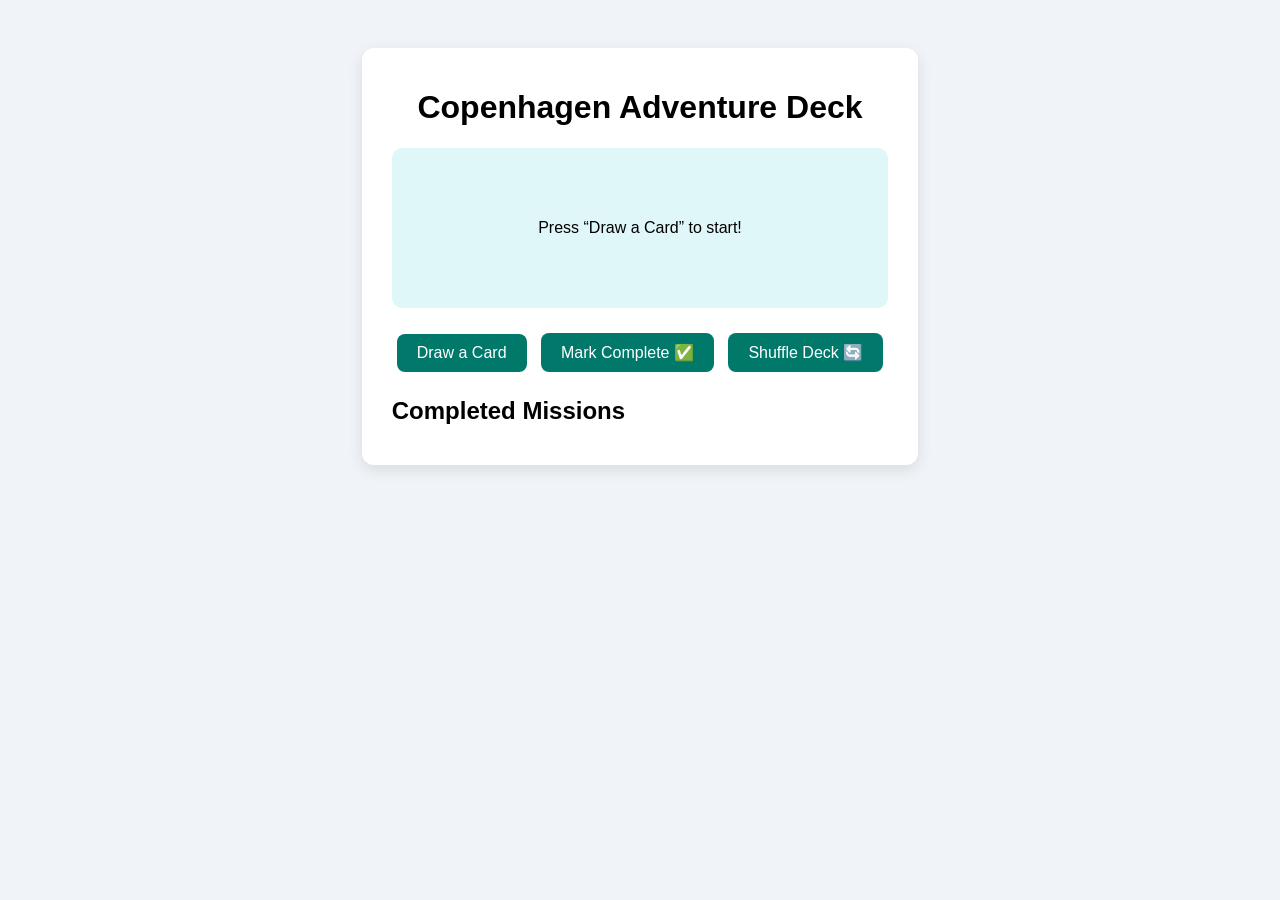
<file: v1-original/index.html>
<!DOCTYPE html>
<html lang="en">
<head>
  <meta charset="UTF-8">
  <meta name="viewport" content="width=device-width, initial-scale=1.0">
  <title>Copenhagen Adventure Deck</title>
  <link rel="stylesheet" href="style.css">
</head>
<body>
  <div class="container">
    <h1>Copenhagen Adventure Deck</h1>
    <div id="card">
      <p id="mission">Press “Draw a Card” to start!</p>
    </div>
    <div class="buttons">
      <button id="draw">Draw a Card</button>
      <button id="complete">Mark Complete ✅</button>
      <button id="shuffle">Shuffle Deck 🔄</button>
    </div>
    <div id="log">
      <h2>Completed Missions</h2>
      <ul id="completed-list"></ul>
    </div>
  </div>

  <script src="script.js"></script>
</body>
</html>
</file>
<file: css/app.css>
/* Copenhagen Adventure Deck. Colours borrowed from Nyhavn facades. */
:root {
  --bg: #f4efe6; --surface: #ffffff; --surface-2: #faf6ef; --ink: #1d2733; --muted: #6b7785; --line: #e3dccf;
  --navy: #16324f; --teal: #1f7a74; --ochre: #d9981c; --red: #c8473b; --green: #2e8b57; --purple: #6b4fa0;
  --d1: var(--teal); --d2: var(--ochre); --d3: var(--red); --d4: var(--purple);
  --radius: 16px; --shadow: 0 6px 20px rgba(22, 50, 79, .10);
  --tabs-h: 64px;
  color-scheme: light;
}
@media (prefers-color-scheme: dark) {
  :root {
    --bg: #0e1620; --surface: #17212c; --surface-2: #1d2935; --ink: #e9eef3; --muted: #93a0ad; --line: #2a3644;
    --navy: #8fb6dc; --shadow: 0 6px 20px rgba(0, 0, 0, .35);
    color-scheme: dark;
  }
}

* { box-sizing: border-box; -webkit-tap-highlight-color: transparent; }
html { -webkit-text-size-adjust: 100%; }
body {
  margin: 0; background: var(--bg); color: var(--ink);
  font: 16px/1.45 -apple-system, BlinkMacSystemFont, "Segoe UI", Roboto, system-ui, sans-serif;
  padding: env(safe-area-inset-top) 0 calc(var(--tabs-h) + env(safe-area-inset-bottom));
  min-height: 100vh;
}
main { max-width: 560px; margin: 0 auto; padding: 12px 16px 24px; }
h1 { font-size: 1.6rem; line-height: 1.15; margin: 8px 0; }
h2 { font-size: 1.1rem; margin: 0 0 10px; }
h3 { font-size: .9rem; margin: 14px 0 6px; color: var(--muted); font-weight: 600; }
small, .small { font-size: .82rem; }
.muted { color: var(--muted); }
.center { text-align: center; }
.warn { color: var(--red); }
a { color: var(--teal); }

/* ── Buttons, chips ─────────────────────────────── */
.btn {
  appearance: none; border: 1px solid var(--line); background: var(--surface); color: var(--ink);
  font: inherit; font-weight: 600; padding: 10px 16px; border-radius: 12px; cursor: pointer;
  display: inline-flex; align-items: center; justify-content: center; gap: 6px; text-decoration: none; min-height: 44px;
  transition: transform .08s, background .15s;
}
.btn:active { transform: scale(.97); }
.btn[disabled] { opacity: .45; pointer-events: none; }
.btn.primary { background: var(--navy); border-color: var(--navy); color: #fff; }
@media (prefers-color-scheme: dark) { .btn.primary { color: #0e1620; } }
.btn.ok { background: var(--green); border-color: var(--green); color: #fff; }
.btn.bad { color: var(--red); border-color: color-mix(in srgb, var(--red) 40%, var(--line)); }
.btn.ghost { background: transparent; border-color: transparent; color: var(--muted); }
.btn.big { padding: 14px 20px; font-size: 1.05rem; min-height: 52px; }
.btn.small { padding: 6px 12px; min-height: 36px; font-size: .88rem; }
.btn small { font-weight: 500; opacity: .85; }
.icon-btn { border: 0; background: transparent; color: var(--ink); font-size: 1.5rem; line-height: 1; padding: 4px 8px; cursor: pointer; }
.file-btn { position: relative; }
.row { display: flex; flex-wrap: wrap; gap: 8px; align-items: center; margin-top: 8px; }
.row.center { justify-content: center; }
.col { display: flex; flex-direction: column; gap: 8px; margin-top: 12px; }

.chips { display: flex; flex-wrap: wrap; gap: 6px; margin: 6px 0; }
.chips.scroll { flex-wrap: nowrap; overflow-x: auto; padding-bottom: 4px; scrollbar-width: none; }
.chips.scroll::-webkit-scrollbar { display: none; }
.chip {
  border: 1px solid var(--line); background: var(--surface); color: var(--ink); border-radius: 999px;
  padding: 7px 13px; font: inherit; font-size: .9rem; cursor: pointer; white-space: nowrap; min-height: 36px;
}
.chip.on { background: var(--teal); border-color: var(--teal); color: #fff; }
.chip.off { background: color-mix(in srgb, var(--red) 15%, var(--surface)); border-color: var(--red); color: var(--red); }

.badge { display: inline-block; font-size: .75rem; font-weight: 600; padding: 3px 8px; border-radius: 999px; background: var(--surface-2); border: 1px solid var(--line); }
.badge.d1 { background: var(--d1); color: #fff; border-color: transparent; }
.badge.d2 { background: var(--d2); color: #fff; border-color: transparent; }
.badge.d3 { background: var(--d3); color: #fff; border-color: transparent; }
.badge.d4 { background: var(--d4); color: #fff; border-color: transparent; }
.badge.place { border-color: var(--teal); color: var(--teal); }
.badge.crew { border-color: var(--ochre); color: var(--ochre); }
.badge.ok { background: var(--green); color: #fff; border-color: transparent; }
.badge.when { border-style: dashed; border-color: var(--navy); }
.cond-line { text-align: center; margin: -2px 0 6px; }
.badges, .tags { display: flex; flex-wrap: wrap; gap: 5px; margin-top: 8px; }
.tag { font-size: .78rem; color: var(--muted); display: inline-flex; align-items: center; gap: 5px; margin-right: 8px; }

/* ── Panels ─────────────────────────────────────── */
.panel { background: var(--surface); border: 1px solid var(--line); border-radius: var(--radius); padding: 14px; margin: 12px 0; }
.hero { text-align: center; padding: 18px 0 4px; }
.hero h1 { font-size: 2rem; color: var(--navy); letter-spacing: -.02em; }
.page-head { display: flex; justify-content: space-between; align-items: center; gap: 8px; }
.banner { background: var(--ochre); color: #1d2733; padding: 12px 14px; border-radius: var(--radius); margin: 10px 0; font-weight: 700; display: flex; justify-content: space-between; align-items: center; gap: 8px; flex-wrap: wrap; }
.banner.win { background: var(--green); color: #fff; justify-content: center; }
.banner.soft { background: color-mix(in srgb, var(--ochre) 18%, var(--surface)); color: var(--ink); font-weight: 600; border: 1px solid var(--ochre); }
.who-am-i { border: 2px solid var(--ochre); }
.chip.guest { background: var(--surface-2); color: var(--ink); border-style: dashed; border-color: var(--teal); }
.turn-label.mine { color: var(--ochre); font-size: 1.3rem; }
.score.me .nm { font-weight: 800; }
.board li.me, .players li.me { border: 2px solid var(--ochre); }
.you { background: var(--ochre); color: #1d2733; border-radius: 999px; padding: 1px 7px; font-size: .7rem; font-weight: 800; vertical-align: middle; }
.players.deleted li { flex-wrap: wrap; opacity: .85; border-style: dashed; }
.players.deleted .row { width: 100%; margin-top: 4px; }
.players.deleted select { flex: 1; min-width: 0; font: inherit; font-size: 16px; padding: 6px 10px; border-radius: 10px; border: 1px solid var(--line); background: var(--surface-2); color: var(--ink); }
.inline-add select { flex: 1; font: inherit; font-size: 16px; padding: 10px 12px; border-radius: 12px; border: 1px solid var(--line); background: var(--surface-2); color: var(--ink); min-width: 0; }

/* ── Setup ──────────────────────────────────────── */
.inline-add { display: flex; gap: 8px; margin-top: 8px; }
.inline-add input, .search, .editor input, .editor textarea, .editor select {
  flex: 1; font: inherit; font-size: 16px; padding: 10px 12px; border-radius: 12px; border: 1px solid var(--line);
  background: var(--surface-2); color: var(--ink); width: 100%;
}
.search { margin: 8px 0; }
.modes { display: grid; grid-template-columns: 1fr 1fr; gap: 8px; }
.mode {
  text-align: left; border: 2px solid var(--line); background: var(--surface-2); color: var(--ink); border-radius: 14px;
  padding: 10px 10px 10px 14px; font: inherit; cursor: pointer; display: flex; flex-direction: column; gap: 2px; box-shadow: inset 5px 0 0 color-mix(in srgb, var(--c) 70%, transparent);
}
.mode small { color: var(--muted); font-size: .75rem; line-height: 1.3; }
.mode.on { border-color: var(--c); background: color-mix(in srgb, var(--c) 12%, var(--surface)); box-shadow: inset 5px 0 0 var(--c); }
.mode b { font-size: .98rem; }
.custom-mode { margin-top: 8px; }
.switch-row { display: flex; gap: 10px; align-items: center; padding: 6px 0; cursor: pointer; }
.switch-row input { width: 22px; height: 22px; accent-color: var(--teal); }
.range-row { display: block; margin: 8px 0; }
.range-row input { width: 100%; accent-color: var(--teal); }
.start-bar { position: sticky; bottom: calc(var(--tabs-h) + env(safe-area-inset-bottom) + 8px); background: var(--bg); padding: 8px 0; text-align: center; z-index: 2; }
.start-bar .btn { width: 100%; }
.start-bar p { margin: 0 0 6px; }
.rules ul { padding-left: 18px; margin: 8px 0 0; }
.rules li { margin-bottom: 6px; font-size: .92rem; }
.rules summary { font-weight: 700; cursor: pointer; }

/* ── Game ───────────────────────────────────────── */
.game-top { display: flex; justify-content: space-between; align-items: center; padding: 4px 0; }
.gps-pill { border: 1px solid var(--line); border-radius: 999px; background: var(--surface); padding: 2px 8px; cursor: pointer; font-size: .9rem; }
.gps-pill.on { border-color: var(--green); background: color-mix(in srgb, var(--green) 15%, var(--surface)); }
.gps-pill.denied, .gps-pill.off { opacity: .5; }
.live-pill { border: 1px solid var(--teal); border-radius: 999px; background: color-mix(in srgb, var(--teal) 14%, var(--surface)); color: var(--ink); padding: 2px 10px; margin-right: 4px; cursor: pointer; font: inherit; font-size: .85rem; font-weight: 700; letter-spacing: .08em; }
.live-pill.bad { border-color: var(--red); background: color-mix(in srgb, var(--red) 14%, var(--surface)); }
.join-code { font-size: 3.6rem; font-weight: 800; letter-spacing: .25em; text-align: center; color: var(--teal); margin: 8px 0; font-variant-numeric: tabular-nums; }
.code-input { text-transform: uppercase; letter-spacing: .3em; font-weight: 700; text-align: center; }
body.busy [data-act] { opacity: .7; }
.scores { display: flex; gap: 6px; overflow-x: auto; padding: 4px 0 8px; scrollbar-width: none; }
.scores::-webkit-scrollbar { display: none; }
.score { flex: 0 0 auto; background: var(--surface); border: 2px solid var(--line); border-radius: 14px; padding: 6px 10px; display: flex; align-items: center; gap: 6px; }
.score.turn { border-color: var(--ochre); box-shadow: 0 0 0 3px color-mix(in srgb, var(--ochre) 25%, transparent); }
.score .nm { font-size: .85rem; max-width: 80px; overflow: hidden; text-overflow: ellipsis; white-space: nowrap; }
.em { font-size: 1.3rem; }
.turn-label { text-align: center; font-weight: 700; font-size: 1.1rem; margin: 10px 0 6px; }
.draw-area { text-align: center; padding: 10px 0; }
.deck-btn {
  width: 100%; max-width: 320px; aspect-ratio: 5/3; border: 0; border-radius: 22px; cursor: pointer; color: #fff;
  font: inherit; font-size: 1.4rem; font-weight: 800; display: flex; flex-direction: column; align-items: center; justify-content: center; gap: 6px;
  background: linear-gradient(135deg, var(--navy), var(--teal)); box-shadow: var(--shadow), inset 0 0 0 6px rgba(255,255,255,.12);
  margin: 6px auto 4px;
}
@media (prefers-color-scheme: dark) { .deck-btn { background: linear-gradient(135deg, #24507c, var(--teal)); } }
.deck-btn .ic { width: 44px; height: 44px; stroke-width: 1.6; }
.deck-btn:active { transform: scale(.98); }

.card { background: var(--surface); border-radius: 20px; box-shadow: var(--shadow); overflow: hidden; padding: 0 16px 16px; border: 1px solid var(--line); animation: deal .35s ease-out; }
@keyframes deal { from { transform: translateY(18px) rotate(-2deg); opacity: 0; } to { transform: none; opacity: 1; } }
.card-band { margin: 0 -16px 12px; padding: 8px 16px; color: #fff; font-weight: 800; display: flex; justify-content: space-between; letter-spacing: .02em; }
.card.d1 .card-band { background: var(--d1); } .card.d2 .card-band { background: var(--d2); }
.card.d3 .card-band { background: var(--d3); } .card.d4 .card-band { background: var(--d4); }
.card h2 { font-size: 1.45rem; margin: 0 0 6px; }
.card-text { font-size: 1.08rem; margin: 0; white-space: pre-line; }
.place-box { margin-top: 12px; padding: 10px; border-radius: 12px; background: var(--surface-2); border: 1px dashed var(--teal); }
.place-box .row { margin-top: 6px; }

.resolve .pick-label { font-weight: 700; margin: 0 0 4px; }
.picker { border-radius: 12px; padding: 8px; margin: -8px -8px 4px; border: 2px solid transparent; }
.picker.needed { border-color: var(--ochre); background: color-mix(in srgb, var(--ochre) 10%, transparent); }
.picker.nudge { animation: nudge .5s ease-in-out 2; }
@keyframes nudge { 0%, 100% { transform: none; } 25% { transform: translateX(-6px); } 75% { transform: translateX(6px); } }
.btn.waiting { filter: saturate(.45); }
.btn.waiting small { font-weight: 600; }
.resolve-btns { display: grid; grid-template-columns: 1fr 1fr; gap: 8px; margin-top: 10px; }
.resolve-btns .ok { grid-column: 1 / -1; }
.near-list { list-style: none; margin: 0; padding: 0; }
.near-list li { display: flex; justify-content: space-between; align-items: center; gap: 8px; padding: 8px 0; border-top: 1px solid var(--line); }
.near-list li:first-child { border-top: 0; }
.near-list small { display: block; color: var(--muted); }

.penance { background: color-mix(in srgb, var(--green) 10%, var(--surface)); border: 2px solid var(--green); border-radius: 14px; padding: 12px; margin: 10px 0; }
.pen-head { margin: 0; font-weight: 800; color: var(--green); }
.pen-text { font-size: 1.25rem; font-weight: 700; margin: 4px 0; }
.penance .btn { width: 100%; }

/* ── Tools ──────────────────────────────────────── */
.tool { background: var(--surface); border: 1px solid var(--line); border-radius: var(--radius); padding: 12px; margin: 12px 0; text-align: center; }
.tool-head { font-weight: 700; text-align: left; margin-bottom: 6px; }
.tool .row { justify-content: center; }
.clock { font-size: 3.4rem; font-weight: 800; font-variant-numeric: tabular-nums; letter-spacing: -.02em; }
.clock-done { color: var(--red); animation: pulse 1s infinite; }
@keyframes pulse { 50% { opacity: .35; } }
.laps { text-align: left; display: inline-block; margin: 6px 0 0; }
.big-result { font-size: 1.35rem; font-weight: 800; margin: 8px 0; }
.big-result.huge { font-size: 3.4rem; }
.arrow { font-size: 4rem; line-height: 1; display: inline-block; transition: transform .6s cubic-bezier(.2,.9,.3,1.2); color: var(--teal); }
.bingo { display: grid; grid-template-columns: repeat(4, minmax(0, 1fr)); gap: 5px; }
.bingo-cell { overflow-wrap: anywhere; hyphens: auto; min-width: 0; aspect-ratio: 1;border: 1px solid var(--line); border-radius: 10px; background: var(--surface-2); color: var(--ink); font: inherit; font-size: .72rem; line-height: 1.15; padding: 4px; cursor: pointer; }
.bingo-cell.on { background: var(--teal); color: #fff; border-color: var(--teal); }
.tarot { display: grid; gap: 6px; text-align: left; margin: 6px 0; }
.tarot div { display: flex; justify-content: space-between; gap: 10px; padding: 6px 8px; border-radius: 8px; background: var(--surface-2); }
.tarot span { color: var(--muted); text-align: right; }
.photo-slot img, .log-photo img { width: 100%; border-radius: 12px; margin: 6px 0; display: block; }
.tool-grid { display: grid; grid-template-columns: repeat(3, 1fr); gap: 6px; margin: 8px 0; }
.tool-grid button { border: 1px solid var(--line); background: var(--surface); color: var(--ink); border-radius: 12px; padding: 8px 4px; font: inherit; font-size: .78rem; display: flex; flex-direction: column; align-items: center; gap: 2px; cursor: pointer; }
.tool-grid button { min-height: 52px; justify-content: center; font-size: .82rem; font-weight: 600; }
.tool-grid button.on { border-color: var(--teal); background: color-mix(in srgb, var(--teal) 12%, var(--surface)); }

/* ── Card list and editor ───────────────────────── */
.card-item { background: var(--surface); border: 1px solid var(--line); border-radius: 14px; padding: 12px; margin: 8px 0; }
.card-item.is-off { opacity: .5; }
.card-item p { margin: 4px 0 0; font-size: .93rem; }
.ci-head { display: flex; justify-content: space-between; gap: 8px; }
.pts { font-weight: 800; color: var(--teal); }
.editor { display: flex; flex-direction: column; gap: 12px; }
.editor label { display: flex; flex-direction: column; gap: 4px; font-weight: 600; font-size: .9rem; }
.editor fieldset { border: 0; padding: 0; margin: 0; }
.editor legend { font-weight: 600; font-size: .9rem; margin-bottom: 4px; }
.seg { display: flex; gap: 6px; }
.seg.wrap { flex-wrap: wrap; }
.seg label { flex: 1 1 auto; font-weight: 500; }
.seg input { position: absolute; opacity: 0; pointer-events: none; }
.seg span { display: flex; flex-direction: column; align-items: center; padding: 8px 10px; border: 1px solid var(--line); border-radius: 10px; background: var(--surface-2); cursor: pointer; text-align: center; font-size: .88rem; }
.seg span small { color: var(--muted); }
.seg input:checked + span { background: var(--teal); color: #fff; border-color: var(--teal); }
.seg input:checked + span small { color: #fff; }
.seg input:focus-visible + span { outline: 2px solid var(--navy); }
.swatches { display: flex; flex-wrap: wrap; gap: 8px; }
.swatches input { position: absolute; opacity: 0; pointer-events: none; }
.swatches span { width: 40px; height: 40px; border-radius: 50%; background: var(--c); color: #fff; font-weight: 800; display: grid; place-items: center; cursor: pointer; border: 3px solid transparent; }
.swatches input:checked + span { border-color: var(--ink); box-shadow: 0 0 0 2px var(--bg) inset; }

/* ── Records ────────────────────────────────────── */
.seg-tabs { display: flex; background: var(--surface-2); border: 1px solid var(--line); border-radius: 12px; padding: 3px; margin: 8px 0; }
.seg-tabs button { flex: 1; border: 0; background: transparent; color: var(--ink); font: inherit; font-size: .85rem; font-weight: 600; padding: 8px 4px; border-radius: 9px; cursor: pointer; }
.seg-tabs button.on { background: var(--surface); box-shadow: 0 1px 4px rgba(0,0,0,.12); }
.board { list-style: none; padding: 0; margin: 8px 0; counter-reset: r; }
.board li { counter-increment: r; display: flex; align-items: center; gap: 10px; background: var(--surface); border: 1px solid var(--line); border-radius: 12px; padding: 10px 12px; margin-bottom: 6px; }
.board li::before { content: counter(r); font-weight: 800; font-size: .85rem; color: var(--muted); width: 1.8em; height: 1.8em; border-radius: 50%; display: grid; place-items: center; flex: 0 0 auto; background: var(--surface-2); }
.board li:nth-child(1)::before { background: var(--gold); color: #3a2a00; } .board li:nth-child(2)::before { background: var(--silver); color: #222; } .board li:nth-child(3)::before { background: var(--bronze); color: #fff; }
.board li div { flex: 1; min-width: 0; }
.board small { display: block; color: var(--muted); }
.board .val { font-weight: 800; font-size: 1.2rem; color: var(--teal); }
.history, .players { list-style: none; padding: 0; margin: 8px 0; }
.history button { width: 100%; display: flex; justify-content: space-between; align-items: center; gap: 8px; text-align: left; border: 1px solid var(--line); background: var(--surface); color: var(--ink); border-radius: 12px; padding: 10px 12px; margin-bottom: 6px; font: inherit; cursor: pointer; }
.history small { display: block; color: var(--muted); }
.players li { display: flex; align-items: center; gap: 10px; background: var(--surface); border: 1px solid var(--line); border-radius: 12px; padding: 8px 12px; margin-bottom: 6px; }
.players li b { flex: 1; }
.tbl { width: 100%; border-collapse: collapse; }
.tbl td, .tbl th { padding: 6px 4px; border-bottom: 1px solid var(--line); text-align: right; }
.tbl td:first-child, .tbl th:first-child { text-align: left; }
.log { padding-left: 20px; }
.log li { margin-bottom: 8px; }
.log small { color: var(--muted); }
.podium { display: flex; justify-content: center; align-items: flex-end; gap: 8px; margin: 12px 0; }
.pod { display: flex; flex-direction: column; align-items: center; gap: 2px; width: 30%; }
.pod .av { width: 52px; height: 52px; font-size: 1.15rem; }
.pod .step { width: 100%; border-radius: 12px 12px 0 0; display: flex; justify-content: center; padding-top: 8px; font-size: 1.4rem; font-weight: 800; color: rgba(0,0,0,.55); }
.pod.p1 { order: 2; } .pod.p1 .step { height: 90px; background: var(--ochre); }
.pod.p2 { order: 1; } .pod.p2 .step { height: 64px; background: #a8b3bd; }
.pod.p3 { order: 3; } .pod.p3 .step { height: 44px; background: #c48a5a; }
.awards { list-style: none; padding: 0; margin: 0; }
.awards li { display: flex; gap: 10px; align-items: center; padding: 6px 0; }
.awards small { display: block; color: var(--muted); }

/* ── Tabs, sheet, toast ─────────────────────────── */
.tabs {
  position: fixed; left: 0; right: 0; bottom: 0; z-index: 10; display: flex; justify-content: space-around;
  background: color-mix(in srgb, var(--surface) 92%, transparent); backdrop-filter: blur(12px); -webkit-backdrop-filter: blur(12px);
  border-top: 1px solid var(--line); padding-bottom: env(safe-area-inset-bottom); height: calc(var(--tabs-h) + env(safe-area-inset-bottom));
}
.tabs button { flex: 1; border: 0; background: transparent; color: var(--muted); font: inherit; font-size: .7rem; font-weight: 600; display: flex; flex-direction: column; align-items: center; justify-content: center; gap: 2px; cursor: pointer; }
.tabs button .ic { width: 24px; height: 24px; opacity: .75; }
.tabs button.on { color: var(--ink); }
.tabs button.on .ic { opacity: 1; color: var(--teal); }
.tabs button.on { position: relative; }
.tabs button.on::before { content: ""; position: absolute; top: 0; left: 30%; right: 30%; height: 3px; border-radius: 0 0 3px 3px; background: var(--teal); }
#sheet { position: fixed; inset: 0; z-index: 20; pointer-events: none; }
#sheet.open { pointer-events: auto; }
.backdrop { position: absolute; inset: 0; background: rgba(10, 20, 30, .45); animation: fade .2s; }
.sheet {
  position: absolute; left: 0; right: 0; bottom: 0; max-height: 88vh; overflow-y: auto; -webkit-overflow-scrolling: touch;
  background: var(--bg); border-radius: 22px 22px 0 0; padding: 18px 16px calc(18px + env(safe-area-inset-bottom));
  max-width: 600px; margin: 0 auto; animation: up .25s ease-out;
  box-shadow: 0 -8px 30px rgba(0, 0, 0, .35); border-top: 1px solid var(--line);
}
.sheet::before { content: ''; display: block; width: 40px; height: 5px; border-radius: 3px; background: var(--line); margin: -6px auto 12px; }
@keyframes up { from { transform: translateY(40px); opacity: 0; } }
@keyframes fade { from { opacity: 0; } }
.crew-chip { border: 1px solid var(--line); background: var(--surface); color: var(--ink); border-radius: 999px; padding: 6px 14px; font: inherit; font-weight: 700; cursor: pointer; margin-top: 4px; }
.crew-chip small { color: var(--teal); font-weight: 600; margin-left: 4px; }
.crew-list { list-style: none; padding: 0; margin: 8px 0; }
.crew-list li { display: flex; flex-wrap: wrap; justify-content: space-between; align-items: center; gap: 6px; border: 1px solid var(--line); border-radius: 12px; padding: 10px 12px; margin-bottom: 6px; background: var(--surface-2); }
.crew-list li.on { border: 2px solid var(--teal); }
.crew-list .row { margin-top: 0; }
.crew-name { display: flex; flex-direction: column; min-width: 0; }
.crew-name small { color: var(--muted); }
.invite-code { font: 700 1.15rem/1.4 ui-monospace, Menlo, Consolas, monospace; letter-spacing: .04em; text-align: center; padding: 14px; margin: 8px 0; border: 2px dashed var(--teal); border-radius: 12px; background: var(--surface-2); word-break: break-all; user-select: all; -webkit-user-select: all; }
.code-input.small-code { letter-spacing: .05em; font-size: 15px; text-align: left; }
.advanced { margin-top: 14px; }
.advanced summary { font-weight: 700; cursor: pointer; color: var(--muted); }
#update-banner {
  position: sticky; top: 0; z-index: 15; display: flex; justify-content: center; align-items: center; gap: 10px;
  padding: calc(8px + env(safe-area-inset-top)) 12px 8px; margin-top: calc(-1 * env(safe-area-inset-top));
  background: var(--teal); color: #fff; font-weight: 700; font-size: .92rem;
}
#toast {
  position: fixed; left: 50%; bottom: calc(var(--tabs-h) + env(safe-area-inset-bottom) + 16px); transform: translate(-50%, 20px);
  background: var(--ink); color: var(--bg); padding: 10px 16px; border-radius: 999px; font-weight: 600; font-size: .92rem;
  opacity: 0; transition: .25s; z-index: 30; pointer-events: none; max-width: calc(100% - 32px); text-align: center;
}
#toast.show { opacity: 1; transform: translate(-50%, 0); }

/* ── Claims (live games: the others confirm Done/Failed) ── */
.claim { border: 2px solid var(--ochre); }
.claim-what { font-size: 1.05rem; margin: 0 0 8px; }
.votes { list-style: none; padding: 0; margin: 6px 0; }
.votes li { display: flex; justify-content: space-between; align-items: center; gap: 8px; padding: 6px 0; border-top: 1px solid var(--line); flex-wrap: wrap; }
.votes li:first-child { border-top: 0; }
.votes .row { margin-top: 0; }
.vote.yes { color: var(--green); }
.vote.no { color: var(--red); }

/* ── Lobby and turns ── */
.lobby .join-code { margin: 4px 0 10px; }
.lobby-list li b small { font-weight: 500; }
.deck-btn.waiting-turn { background: var(--surface-2); color: var(--muted); box-shadow: none; border: 2px dashed var(--line); cursor: default; font-size: 1.1rem; }

/* ── Design system: color tokens, avatars, dots, tinted pills, icons ── */
:root { --gold: #e3b341; --silver: #c3cad3; --bronze: #b87333; --team0: #c8473b; --team1: #2f7fc4; --team2: #3f9d64; --team3: #c9a227; }
.ic { width: 20px; height: 20px; flex: 0 0 auto; vertical-align: -4px; }
.ic.sm { width: 15px; height: 15px; vertical-align: -2px; }
.ic.lg { width: 44px; height: 44px; }
.av { display: inline-grid; place-items: center; width: 34px; height: 34px; border-radius: 50%; background: var(--c); color: #fff; font-weight: 800; font-size: .8rem; letter-spacing: .02em; flex: 0 0 auto; line-height: 1; }
.av.sm { width: 22px; height: 22px; font-size: .62rem; margin-right: 6px; vertical-align: -6px; }
.chip .av.sm { margin-left: -6px; }
.dot { display: inline-block; width: 9px; height: 9px; border-radius: 50%; background: var(--c); margin-right: 6px; flex: 0 0 auto; }
.badge { display: inline-flex; align-items: center; gap: 4px; }
.badge.tint { background: color-mix(in srgb, var(--c) 14%, var(--surface)); border-color: color-mix(in srgb, var(--c) 35%, transparent); color: color-mix(in srgb, var(--c) 85%, var(--ink)); }
.badge.when { border-style: dashed; }
.award { display: inline-block; min-width: 76px; text-align: center; padding: 4px 10px; border-radius: 999px; font-weight: 800; font-size: .82rem; background: color-mix(in srgb, var(--c) 16%, var(--surface)); color: color-mix(in srgb, var(--c) 85%, var(--ink)); border: 1px solid color-mix(in srgb, var(--c) 40%, transparent); }
.awards li { gap: 12px; }
.pod.p1 .step { background: var(--gold); } .pod.p2 .step { background: var(--silver); } .pod.p3 .step { background: var(--bronze); }
.board li .av, .players li .av { margin-right: 2px; }
.winners .av.sm { margin-right: -6px; border: 2px solid var(--surface); }
.team-dot { display: inline-block; width: 10px; height: 10px; border-radius: 3px; margin-right: 6px; }
.team-dot.t0 { background: var(--team0); } .team-dot.t1 { background: var(--team1); } .team-dot.t2 { background: var(--team2); } .team-dot.t3 { background: var(--team3); }
.gps-pill, .live-pill { display: inline-flex; align-items: center; gap: 5px; }
.gps-pill.on { color: var(--green); }
.score .av { width: 26px; height: 26px; font-size: .68rem; }
.game-top .dot { width: 10px; height: 10px; }
.hero h1 { font-weight: 800; letter-spacing: -.025em; }
.panel h2 { letter-spacing: -.01em; }
.history .dot { margin-right: 8px; }
.chip { display: inline-flex; align-items: center; }
.chip .av.sm { vertical-align: 0; box-shadow: 0 0 0 2px color-mix(in srgb, #fff 75%, transparent); }
.board small.you, .players small.you { display: inline-block; margin-left: 4px; }
.tbl th { font-size: .75rem; color: var(--muted); font-weight: 600; text-transform: uppercase; letter-spacing: .04em; }
</file>
<file: v1-original/style.css>
body {
  font-family: Arial, sans-serif;
  background: #f0f4f8;
  display: flex;
  justify-content: center;
  align-items: flex-start;
  padding-top: 40px;
}

.container {
  max-width: 500px;
  text-align: center;
  background: #fff;
  padding: 20px 30px;
  border-radius: 12px;
  box-shadow: 0 5px 15px rgba(0,0,0,0.1);
}

#card {
  background: #e0f7fa;
  padding: 20px;
  margin: 20px 0;
  border-radius: 10px;
  min-height: 120px;
  display: flex;
  justify-content: center;
  align-items: center;
}

button {
  padding: 10px 20px;
  margin: 5px;
  font-size: 16px;
  border: none;
  border-radius: 8px;
  cursor: pointer;
  background-color: #00796b;
  color: white;
  transition: 0.2s;
}

button:hover {
  background-color: #004d40;
}

#log {
  text-align: left;
  margin-top: 20px;
}

#completed-list {
  list-style-type: disc;
  padding-left: 20px;
}
</file>
